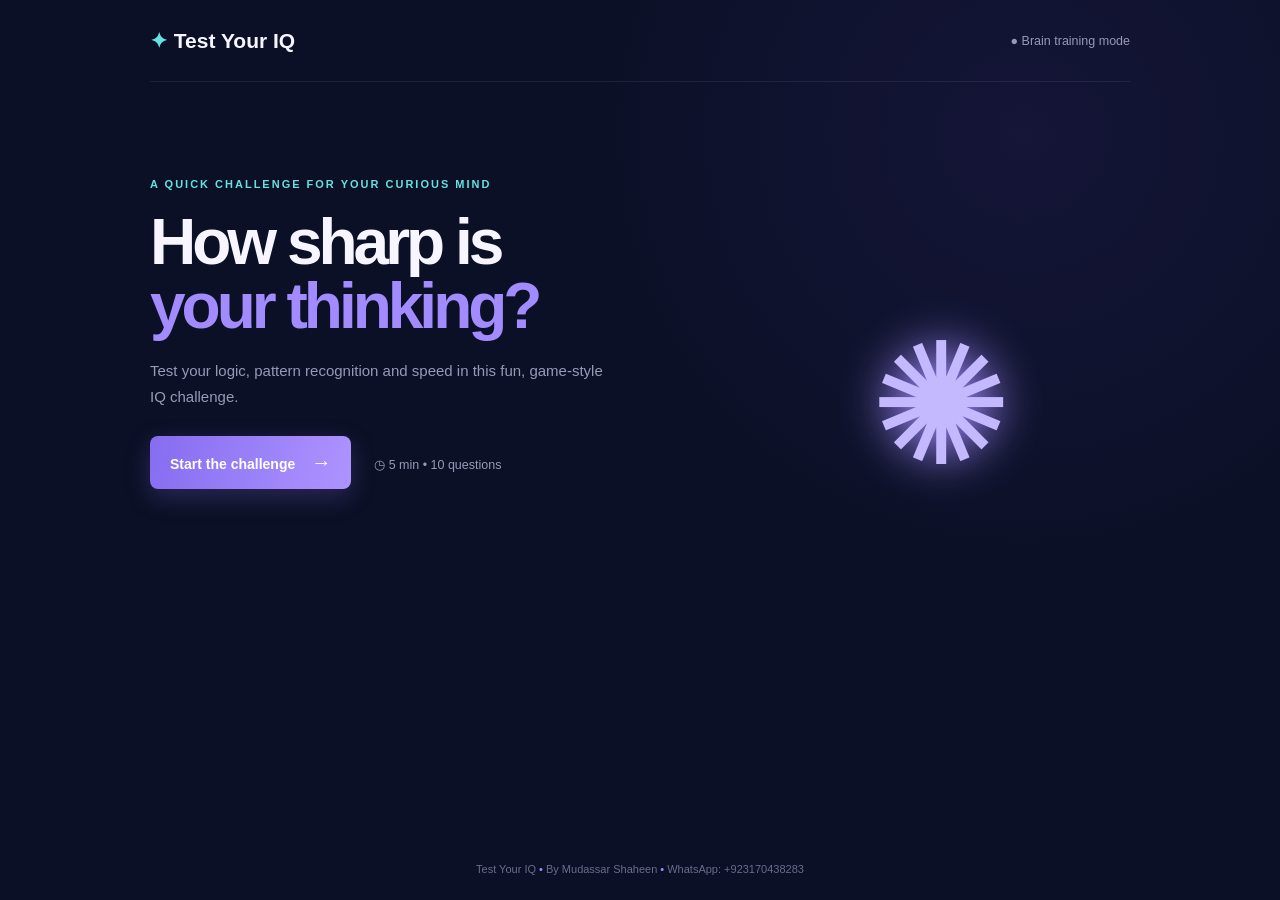
<file: index.html>
<!doctype html>
<html lang="en">
<head><meta charset="UTF-8"><meta name="viewport" content="width=device-width,initial-scale=1"><meta name="theme-color" content="#0b1026"><title>Test Your IQ</title><link rel="stylesheet" href="style.css"></head>
<body><main class="app"><header><b><i>✦</i> Test Your IQ</b><small>● Brain training mode</small></header><div id="banner-ad" class="ad-slot" aria-label="Advertisement"></div><section id="home" class="screen active"><div class="hero"><p class="eyebrow">A quick challenge for your curious mind</p><h1>How sharp is<br><span>your thinking?</span></h1><p>Test your logic, pattern recognition and speed in this fun, game-style IQ challenge.</p><button class="primary" id="start">Start the challenge <strong>→</strong></button><small class="meta">◷ 5 min • 10 questions</small></div><div class="orb">✺</div></section><section id="quiz" class="screen"><div class="quiz-top"><div><p class="eyebrow">Test Your IQ challenge</p><h2>Question <span id="num">1</span><em>/ 10</em></h2></div><strong class="timer">◷ <span id="time">30</span>s</strong></div><div class="track"><i id="progress"></i></div><article><label id="type"></label><h3 id="question"></h3><div id="visual" class="visual"></div><div id="answers" class="answers"></div><button class="primary next" id="next" disabled>Lock in answer →</button></article><p class="tip">✦ Trust your first instinct. There are no trick questions.</p></section><section id="result" class="screen result"><p class="eyebrow">Challenge complete</p><h2>Your mind is <span id="mood">on fire!</span></h2><p id="message"></p><div class="result-box"><div class="score"><div><b id="score">0</b><small>/ 100</small></div><span>Test Your IQ score</span></div><div class="stats"><p>Correct answers <b id="correct"></b></p><p>Thinking style <b id="style"></b></p><p>Best category <b id="category"></b></p></div></div><button class="primary" id="again">Play again ↻</button><button class="secondary" id="share">Share result ↗</button><p id="note"></p></section><footer>Test Your IQ <i>•</i> By Mudassar Shaheen <i>•</i> WhatsApp: +923170438283</footer></main><script src="ads-config.js"></script><script src="script.js"></script></body></html>
</file>
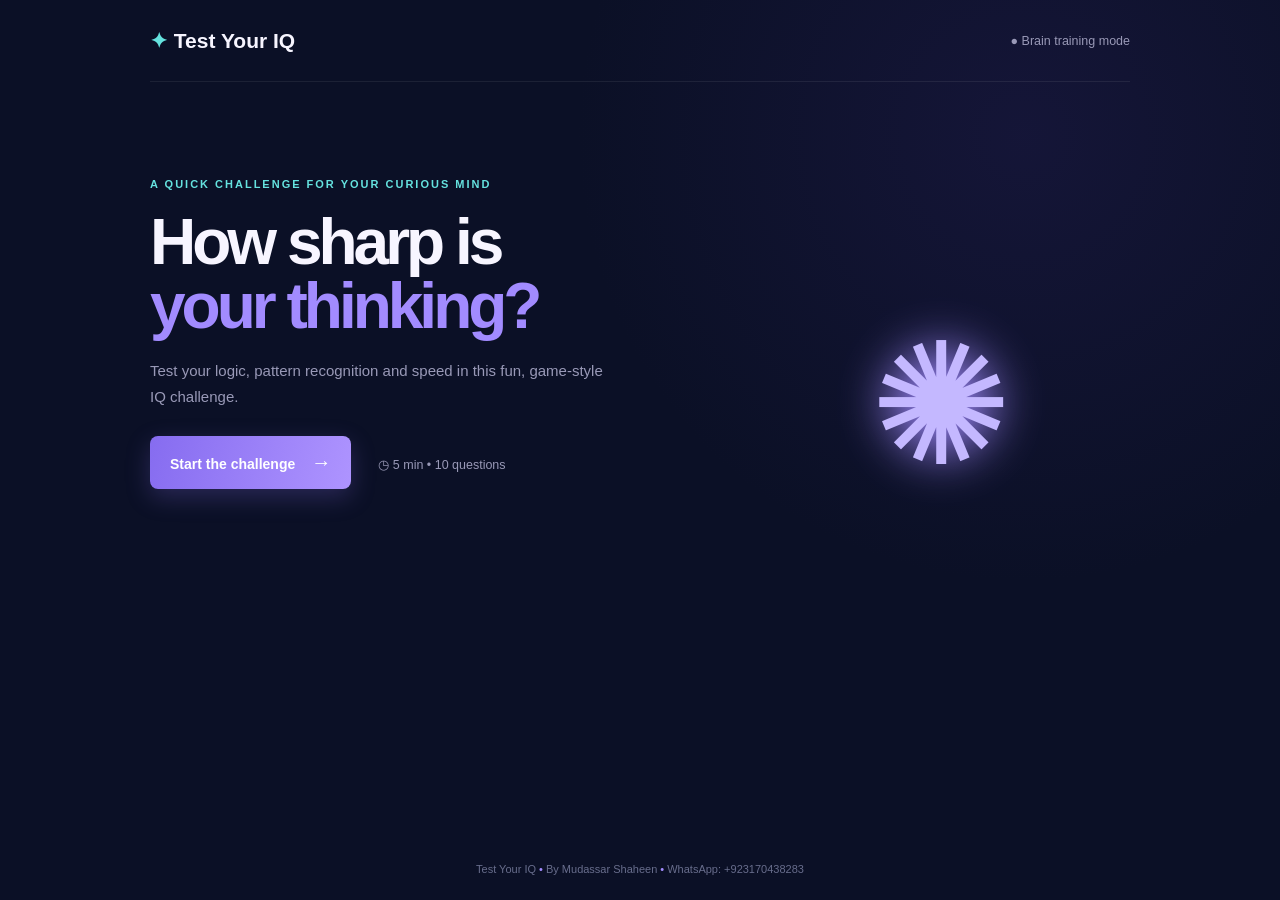
<file: app/src/main/assets/index.html>
<!doctype html>
<html lang="en">
<head>
  <meta charset="UTF-8" />
  <meta name="viewport" content="width=device-width,initial-scale=1" />
  <meta name="theme-color" content="#0b1026" />
  <title>Test Your IQ</title>
  <link rel="stylesheet" href="style.css" />
</head>
<body>
  <main class="app">
    <header>
      <b><i>✦</i> Test Your IQ</b>
      <small>● Brain training mode</small>
    </header>

    <section id="home" class="screen active">
      <div class="hero">
        <p class="eyebrow">A quick challenge for your curious mind</p>
        <h1>How sharp is<br><span>your thinking?</span></h1>
        <p>Test your logic, pattern recognition and speed in this fun, game-style IQ challenge.</p>
        <button class="primary" id="start">Start the challenge <strong>→</strong></button>
        <small class="meta">◷ 5 min • 10 questions</small>
      </div>
      <div class="orb">✺</div>
    </section>

    <section id="quiz" class="screen">
      <div class="quiz-top">
        <div>
          <p class="eyebrow">Test Your IQ challenge</p>
          <h2>Question <span id="num">1</span><em>/ 10</em></h2>
        </div>
        <strong class="timer">◷ <span id="time">30</span>s</strong>
      </div>
      <div class="track"><i id="progress"></i></div>
      <article>
        <label id="type"></label>
        <h3 id="question"></h3>
        <div id="visual" class="visual"></div>
        <div id="answers" class="answers"></div>
        <button class="primary next" id="next" disabled>Lock in answer →</button>
      </article>
      <p class="tip">✦ Trust your first instinct. There are no trick questions.</p>
    </section>

    <section id="result" class="screen result">
      <p class="eyebrow">Challenge complete</p>
      <h2>Your mind is <span id="mood">on fire!</span></h2>
      <p id="message"></p>
      <div class="result-box">
        <div class="score">
          <div><b id="score">0</b><small>/ 100</small></div>
          <span>Test Your IQ score</span>
        </div>
        <div class="stats">
          <p>Correct answers <b id="correct"></b></p>
          <p>Thinking style <b id="style"></b></p>
          <p>Best category <b id="category"></b></p>
        </div>
      </div>
      <button class="primary" id="again">Play again ↻</button>
      <button class="secondary" id="share">Share result ↗</button>
      <p id="note"></p>
    </section>

    <footer>Test Your IQ <i>•</i> By Mudassar Shaheen <i>•</i> WhatsApp: +923170438283</footer>
  </main>

  <script src="ads-config.js"></script>
  <script src="script.js"></script>
</body>
</html>
</file>
<file: style.css>
:root{--bg:#0b1026;--card:#151b3b;--text:#f7f5ff;--muted:#9999b7;--purple:#a28bff;--cyan:#65e2df}*{box-sizing:border-box}body{margin:0;background:radial-gradient(circle at 80% 15%,#28205b55,transparent 35%),var(--bg);color:var(--text);font:15px Arial,sans-serif}.app{max-width:1050px;min-height:100vh;margin:auto;padding:0 35px;display:flex;flex-direction:column}header{height:82px;border-bottom:1px solid #ffffff12;display:flex;align-items:center;justify-content:space-between}header b{font-size:21px}header i,.eyebrow{color:var(--cyan);font-style:normal}header small{color:var(--muted)}.screen{display:none;flex:1;animation:in .35s ease}.screen.active{display:block}@keyframes in{from{opacity:0;transform:translateY(10px)}}.ad-slot{min-height:0;text-align:center;color:#555;font-size:10px}.ad-slot:empty{display:none}.hero{padding:85px 0;max-width:540px}.eyebrow{font-size:11px;text-transform:uppercase;letter-spacing:2px;font-weight:bold}.hero h1{font-size:64px;line-height:1;letter-spacing:-4px;margin:20px 0}.hero h1 span,.result h2 span{color:var(--purple)}.hero p:not(.eyebrow),#message{color:var(--muted);line-height:1.7;max-width:470px}.primary,.secondary{border:0;border-radius:8px;padding:15px 20px;color:white;cursor:pointer;font-weight:bold;font-size:14px;margin:12px 8px 12px 0}.primary{background:linear-gradient(105deg,#866cf0,#ae94ff);box-shadow:0 8px 25px #8068dd44}.secondary{background:transparent;border:1px solid #ffffff22}.primary strong{font-size:20px;margin-left:12px}.meta{color:var(--muted);margin-left:15px}.orb{float:right;margin-top:-280px;margin-right:12%;font-size:170px;color:#c4b8ff;text-shadow:0 0 45px #a28bff;animation:pulse 4s infinite}@keyframes pulse{50%{transform:scale(1.1)}}footer{text-align:center;color:#686d8c;padding:25px;font-size:11px}footer i{color:var(--purple);font-style:normal}.quiz-top{display:flex;align-items:end;justify-content:space-between;padding:55px 0 20px}.quiz-top h2{font-size:34px;margin:10px 0}.quiz-top em{font-size:17px;color:#6c7092;font-style:normal}.timer{color:var(--cyan);font-size:20px}.track{height:5px;background:#282e50}.track i{display:block;height:100%;width:10%;background:linear-gradient(90deg,var(--cyan),var(--purple));transition:.3s}article{max-width:700px;margin:35px auto;padding:35px;text-align:center;background:#151b3bcc;border:1px solid #ffffff16;border-radius:14px}article label{font-size:10px;letter-spacing:2px;color:var(--cyan);font-weight:bold}article h3{font-size:25px;line-height:1.3}.visual{height:55px;color:var(--purple);font-size:32px;letter-spacing:8px}.answers{display:grid;grid-template-columns:1fr 1fr;gap:11px}.answer{padding:15px;border:1px solid #ffffff18;border-radius:7px;background:#ffffff05;color:white;text-align:left;cursor:pointer}.answer.selected{border-color:var(--cyan);background:#65e2df20}.answer.correct{border-color:#66e7b0;background:#66e7b022}.answer.wrong{border-color:#ff809c;background:#ff809c22}.next{margin-top:22px}.tip{text-align:center;color:#777c9a;font-size:12px}.result{text-align:center;padding:65px 0}.result h2{font-size:47px;margin:10px}.result-box{max-width:680px;margin:35px auto;display:grid;grid-template-columns:1fr 1fr;gap:16px;text-align:left}.score,.stats{background:var(--card);border:1px solid #ffffff18;border-radius:13px;padding:30px}.score{text-align:center}.score div{font-size:42px;font-weight:bold;color:var(--cyan)}.score small{font-size:13px;color:var(--muted)}.score span{display:block;color:var(--muted);margin-top:15px}.stats p{border-bottom:1px solid #ffffff14;padding-bottom:14px;color:var(--muted)}.stats b{float:right;color:var(--cyan)}#note{color:var(--cyan);font-size:12px}@media(max-width:650px){.app{padding:0 18px}header small{display:none}.hero{padding:55px 0}.hero h1{font-size:52px}.orb{float:none;margin:0;text-align:center;font-size:120px}.answers,.result-box{grid-template-columns:1fr}article{padding:25px 15px}.result h2{font-size:36px}}
</file>
<file: app/src/main/assets/style.css>
:root{--bg:#0b1026;--card:#151b3b;--text:#f7f5ff;--muted:#9999b7;--purple:#a28bff;--cyan:#65e2df}*{box-sizing:border-box}body{margin:0;background:radial-gradient(circle at 80% 15%,#28205b55,transparent 35%),var(--bg);color:var(--text);font:15px Arial,sans-serif}.app{max-width:1050px;min-height:100vh;margin:auto;padding:0 35px;display:flex;flex-direction:column}header{height:82px;border-bottom:1px solid #ffffff12;display:flex;align-items:center;justify-content:space-between}header b{font-size:21px}header i,.eyebrow{color:var(--cyan);font-style:normal}header small{color:var(--muted)}.screen{display:none;flex:1;animation:in .35s ease}.screen.active{display:block}@keyframes in{from{opacity:0;transform:translateY(10px)}}.hero{padding:85px 0;max-width:540px}.eyebrow{font-size:11px;text-transform:uppercase;letter-spacing:2px;font-weight:bold}.hero h1{font-size:64px;line-height:1;letter-spacing:-4px;margin:20px 0}.hero h1 span,.result h2 span{color:var(--purple)}.hero p:not(.eyebrow),#message{color:var(--muted);line-height:1.7;max-width:470px}.primary,.secondary{border:0;border-radius:8px;padding:15px 20px;color:white;cursor:pointer;font-weight:bold;font-size:14px;margin:12px 8px 12px 0}.primary{background:linear-gradient(105deg,#866cf0,#ae94ff);box-shadow:0 8px 25px #8068dd44}.secondary{background:transparent;border:1px solid #ffffff22}.primary strong{font-size:20px;margin-left:12px}.meta{color:var(--muted);margin-left:15px}.orb{float:right;margin-top:-280px;margin-right:12%;font-size:170px;color:#c4b8ff;text-shadow:0 0 45px #a28bff;animation:pulse 4s infinite}@keyframes pulse{50%{transform:scale(1.1)}}footer{text-align:center;color:#686d8c;padding:25px;font-size:11px}footer i{color:var(--purple);font-style:normal}.quiz-top{display:flex;align-items:end;justify-content:space-between;padding:55px 0 20px}.quiz-top h2{font-size:34px;margin:10px 0}.quiz-top em{font-size:17px;color:#6c7092;font-style:normal}.timer{color:var(--cyan);font-size:20px}.track{height:5px;background:#282e50}.track i{display:block;height:100%;width:10%;background:linear-gradient(90deg,var(--cyan),var(--purple));transition:.3s}article{max-width:700px;margin:35px auto;padding:35px;text-align:center;background:#151b3bcc;border:1px solid #ffffff16;border-radius:14px}article label{font-size:10px;letter-spacing:2px;color:var(--cyan);font-weight:bold}article h3{font-size:25px;line-height:1.3}.visual{height:55px;color:var(--purple);font-size:32px;letter-spacing:8px}.answers{display:grid;grid-template-columns:1fr 1fr;gap:11px}.answer{padding:15px;border:1px solid #ffffff18;border-radius:7px;background:#ffffff05;color:white;text-align:left;cursor:pointer}.answer.selected{border-color:var(--cyan);background:#65e2df20}.answer.correct{border-color:#66e7b0;background:#66e7b022}.answer.wrong{border-color:#ff809c;background:#ff809c22}.next{margin-top:22px}.tip{text-align:center;color:#777c9a;font-size:12px}.result{text-align:center;padding:65px 0}.result h2{font-size:47px;margin:10px}.result-box{max-width:680px;margin:35px auto;display:grid;grid-template-columns:1fr 1fr;gap:16px;text-align:left}.score,.stats{background:var(--card);border:1px solid #ffffff18;border-radius:13px;padding:30px}.score{text-align:center}.score div{font-size:42px;font-weight:bold;color:var(--cyan)}.score small{font-size:13px;color:var(--muted)}.score span{display:block;color:var(--muted);margin-top:15px}.stats p{border-bottom:1px solid #ffffff14;padding-bottom:14px;color:var(--muted)}.stats b{float:right;color:var(--cyan)}#note{color:var(--cyan);font-size:12px}@media(max-width:650px){.app{padding:0 18px}header small{display:none}.hero{padding:55px 0}.hero h1{font-size:52px}.orb{float:none;margin:0;text-align:center;font-size:120px}.answers,.result-box{grid-template-columns:1fr}article{padding:25px 15px}.result h2{font-size:36px}}
</file>
